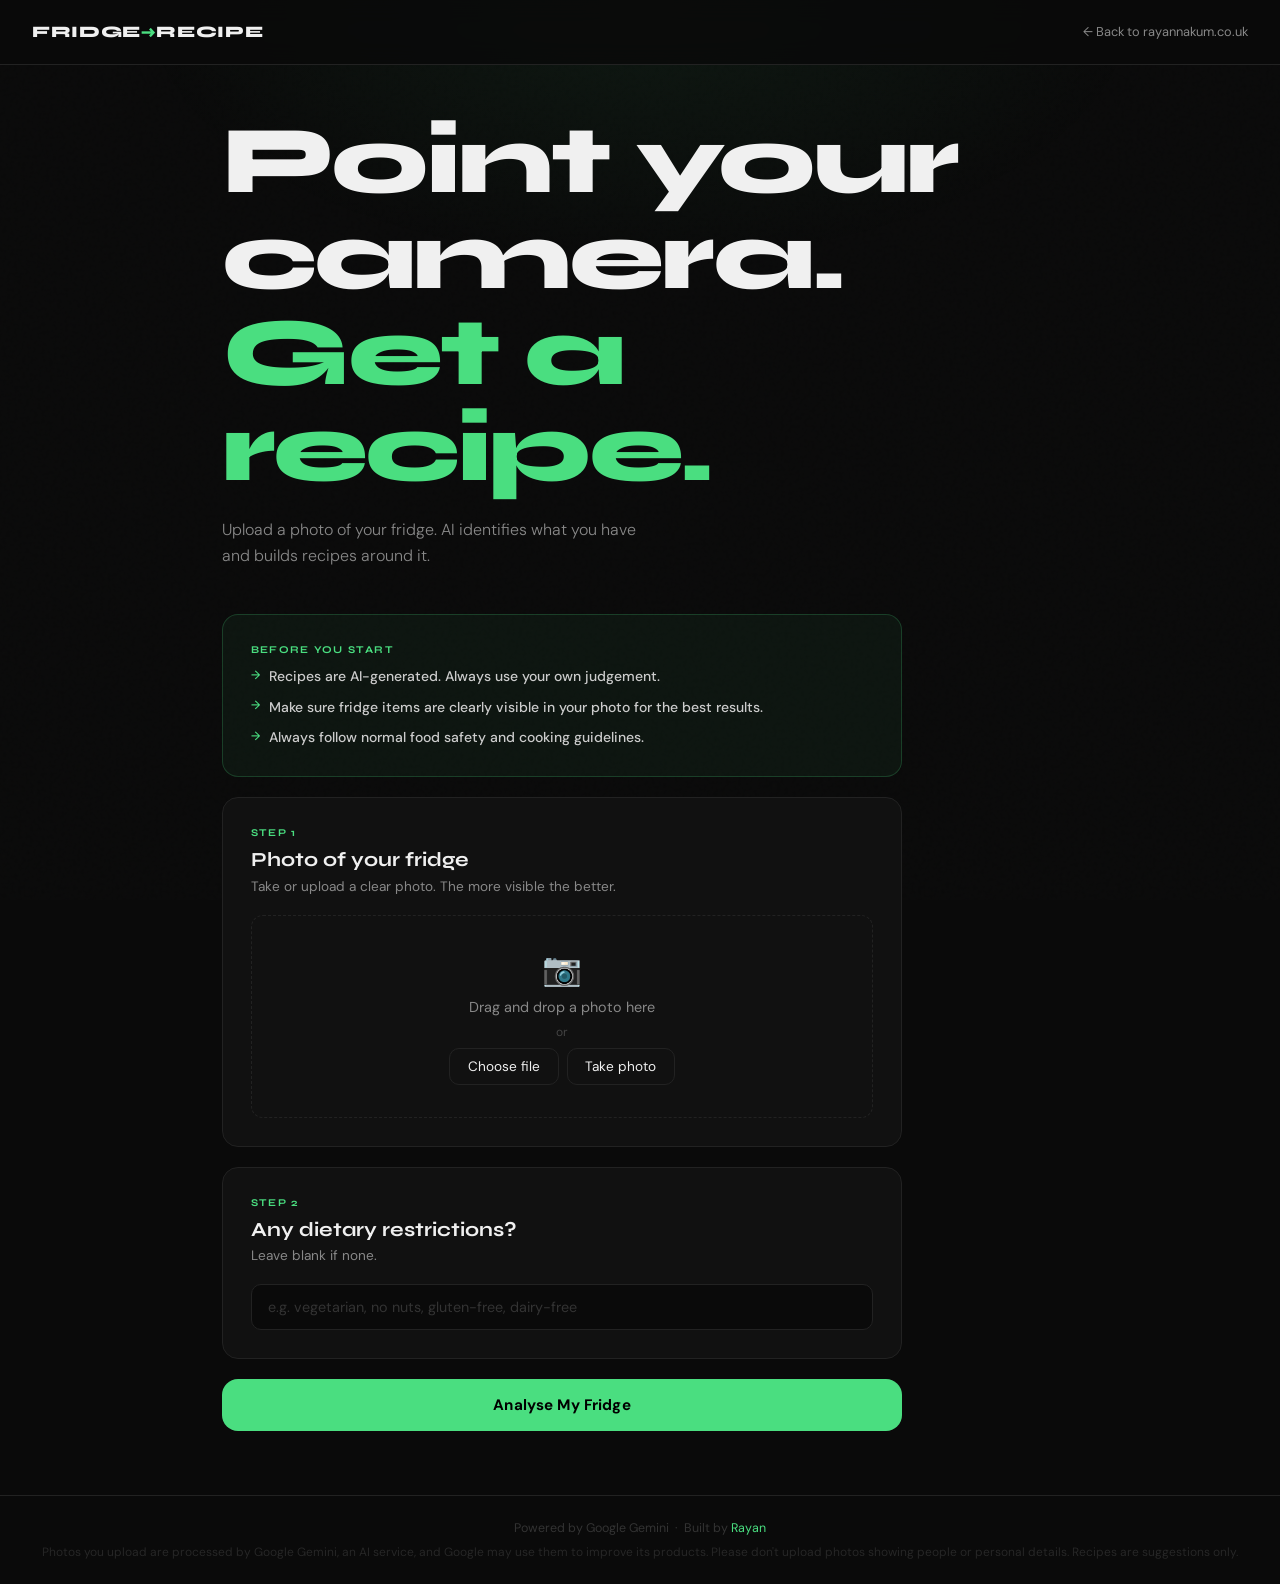
<file: fridge-to-recipe/index.html>
<!DOCTYPE html>
<html lang="en">
<head>
  <meta charset="UTF-8" />
  <meta name="viewport" content="width=device-width, initial-scale=1.0" />
  <title>Fridge to Recipe</title>
  <link rel="stylesheet" href="/fridge-to-recipe/style.css" />
</head>
<body>

  <div class="noise"></div>
  <div class="glow"></div>

  <header>
    <div class="logo">FRIDGE<span>→</span>RECIPE</div>
    <a href="https://www.rayannakum.co.uk" class="back-link">← Back to rayannakum.co.uk</a>
  </header>

  <main>

    <!-- Hero -->
    <div class="hero">
      <h1>Point your camera.<br><span class="green">Get a recipe.</span></h1>
      <p class="hero-sub">Upload a photo of your fridge. AI identifies what you have and builds recipes around it.</p>
    </div>

    <!-- Notice -->
    <div class="card notice-card">
      <p class="notice-label">BEFORE YOU START</p>
      <ul class="notice-list">
        <li>Recipes are AI-generated. Always use your own judgement.</li>
        <li>Make sure fridge items are clearly visible in your photo for the best results.</li>
        <li>Always follow normal food safety and cooking guidelines.</li>
      </ul>
    </div>

    <!-- Step 1: Upload -->
    <section class="card" id="upload-section">
      <p class="step-label">STEP 1</p>
      <h2>Photo of your fridge</h2>
      <p class="sub">Take or upload a clear photo. The more visible the better.</p>

      <div class="drop-zone" id="drop-zone">
        <input type="file" id="file-input" accept="image/*" hidden />
        <input type="file" id="camera-input" accept="image/*" capture="environment" hidden />
        <div class="drop-inner" id="drop-inner">
          <div class="drop-icon">📷</div>
          <p>Drag and drop a photo here</p>
          <p class="or">or</p>
          <div class="upload-btns">
            <button class="btn-outline" onclick="document.getElementById('file-input').click()">Choose file</button>
            <button class="btn-outline" onclick="document.getElementById('camera-input').click()">Take photo</button>
          </div>
        </div>
        <img id="preview" alt="" style="display:none" />
      </div>

      <button class="btn-clear" id="clear-btn" style="display:none" onclick="clearImage()">Remove photo</button>
    </section>

    <!-- Step 2: Dietary restrictions -->
    <section class="card" id="diet-section">
      <p class="step-label">STEP 2</p>
      <h2>Any dietary restrictions?</h2>
      <p class="sub">Leave blank if none.</p>
      <input
        type="text"
        id="diet-input"
        placeholder="e.g. vegetarian, no nuts, gluten-free, dairy-free"
      />
    </section>

    <!-- Analyse button -->
    <button class="btn-primary" id="analyse-btn" disabled onclick="analyse()">
      Analyse My Fridge
    </button>

    <!-- Loading state -->
    <div class="loading" id="loading" style="display:none">
      <div class="spinner"></div>
      <p>Scanning your fridge...</p>
    </div>

    <!-- Results -->
    <section id="results" style="display:none">

      <div class="results-header">
        <h2>What I found</h2>
        <button class="btn-outline small" onclick="reset()">Start over</button>
      </div>

      <div class="ingredients-box">
        <p class="section-label">INGREDIENTS SPOTTED</p>
        <div id="ingredients-list" class="tags"></div>
      </div>

      <p class="section-label" style="margin-top: 2.5rem;">RECIPES FOR YOU</p>
      <div id="recipes-list" class="recipes"></div>

    </section>

  </main>

  <footer>
    <p>Powered by Google Gemini &nbsp;·&nbsp; Built by <a href="https://www.rayannakum.co.uk" target="_blank">Rayan</a></p>
      <p style="font-size: 12px; opacity: 0.7; margin-top: 8px;">Photos you upload are processed by Google Gemini, an AI service, and Google may use them to improve its products. Please don't upload photos showing people or personal details. Recipes are suggestions only.</p>
  </footer>

  <script src="/fridge-to-recipe/script.js"></script>
</body>
</html>
</file>
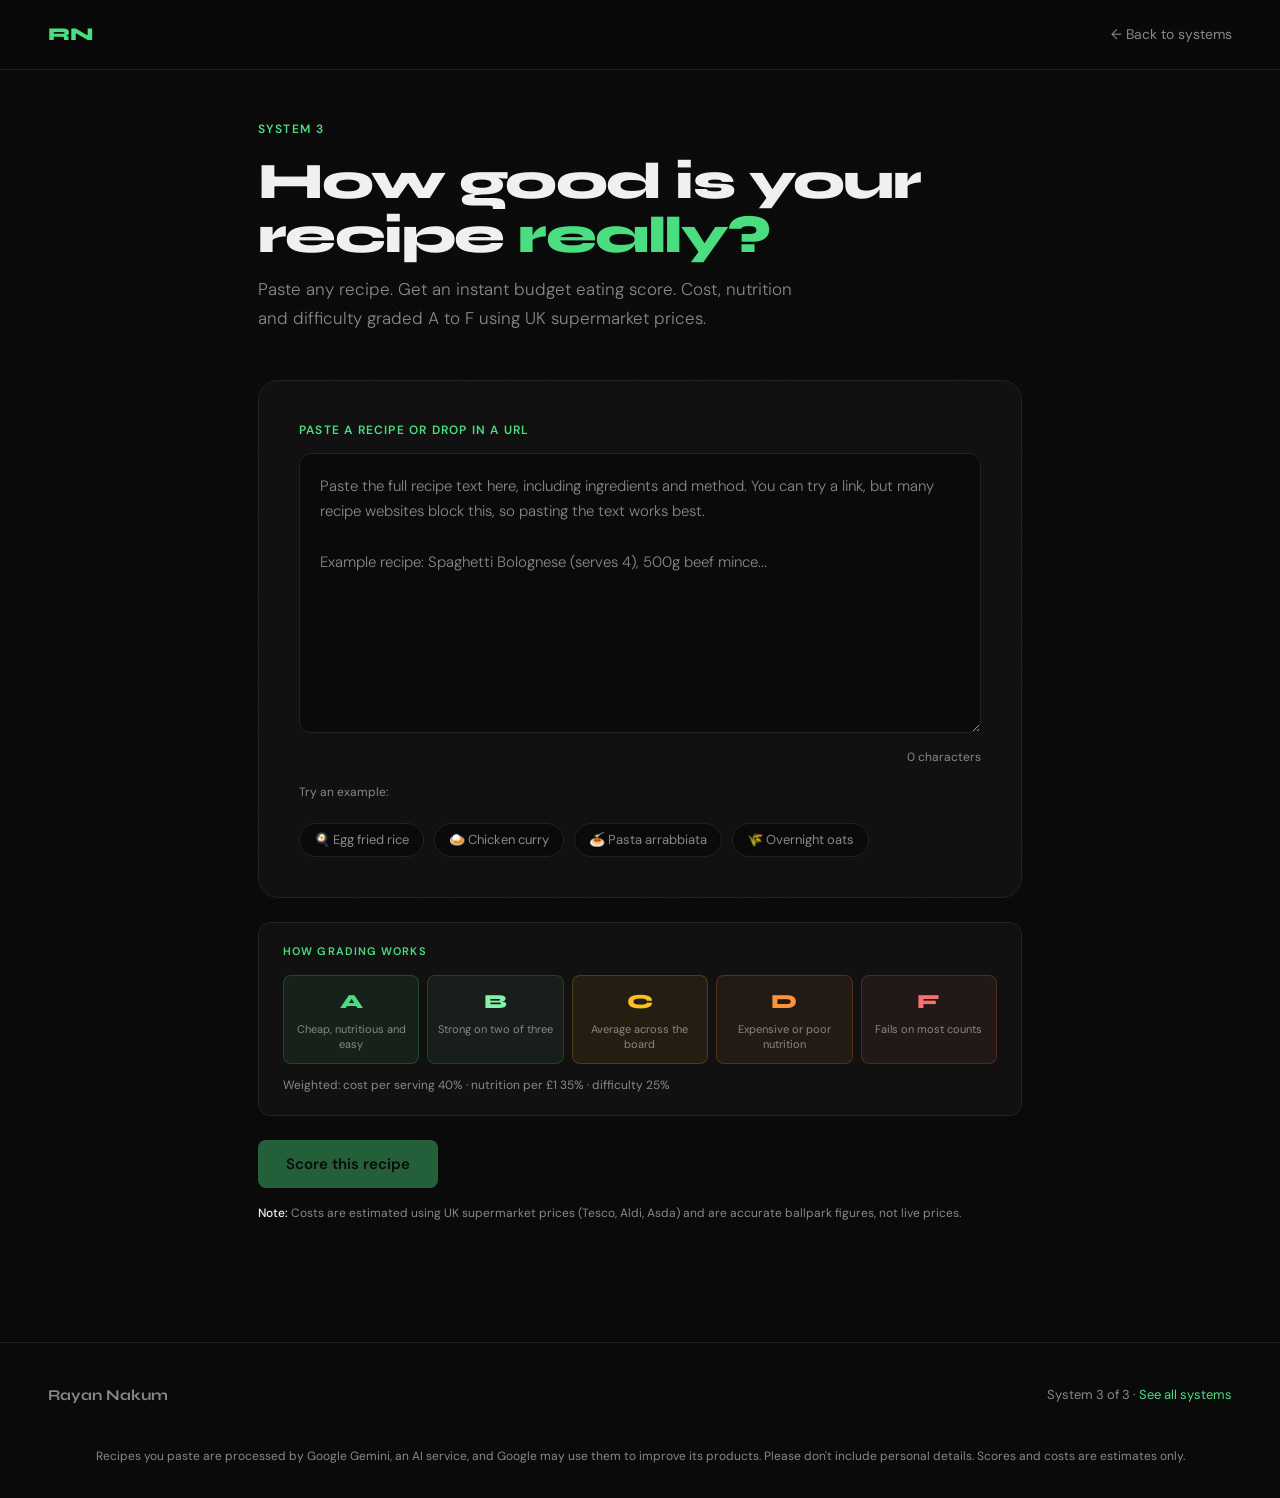
<file: recipe-scorer.html>
<!-- Copyright 2026 Rayan Nakum. rayannakum.co.uk. All rights reserved. -->
<!DOCTYPE html>
<html lang="en">
<head>
  <meta charset="UTF-8" />
  <meta name="viewport" content="width=device-width, initial-scale=1.0" />
  <title>Recipe Budget Scorer | Rayan Nakum</title>
  <meta name="description" content="Paste any recipe. Get an instant budget eating score. Cost per serving, nutrition per pound and difficulty rated and graded A to F." />
  <link href="https://fonts.googleapis.com/css2?family=Syne:wght@400;600;700;800&family=DM+Sans:ital,wght@0,300;0,400;0,500;1,300&display=swap" rel="stylesheet" />
  <style>
    *, *::before, *::after { box-sizing: border-box; margin: 0; padding: 0; }
    :root {
      --bg: #0a0a0a; --bg2: #111111; --bg3: #161616;
      --border: #222222; --green: #4ade80;
      --text: #f0f0f0; --muted: #888888;
      --grade-a: #4ade80; --grade-b: #86efac;
      --grade-c: #fbbf24; --grade-d: #fb923c; --grade-f: #f87171;
    }
    html { scroll-behavior: smooth; }
    body { background: var(--bg); color: var(--text); font-family: 'DM Sans', sans-serif; font-size: 16px; line-height: 1.6; overflow-x: hidden; min-height: 100vh; }
    body::before { content: ''; position: fixed; inset: 0; background-image: url("data:image/svg+xml,%3Csvg viewBox='0 0 256 256' xmlns='http://www.w3.org/2000/svg'%3E%3Cfilter id='noise'%3E%3CfeTurbulence type='fractalNoise' baseFrequency='0.9' numOctaves='4' stitchTiles='stitch'/%3E%3C/filter%3E%3Crect width='100%25' height='100%25' filter='url(%23noise)' opacity='0.03'/%3E%3C/svg%3E"); pointer-events: none; z-index: 0; opacity: 0.4; }

    nav { position: fixed; top: 0; left: 0; right: 0; z-index: 100; padding: 20px 48px; display: flex; justify-content: space-between; align-items: center; background: rgba(10,10,10,0.85); backdrop-filter: blur(12px); border-bottom: 1px solid var(--border); }
    .nav-logo { font-family: 'Syne', sans-serif; font-weight: 800; font-size: 18px; color: var(--green); text-decoration: none; }
    .nav-back { color: var(--muted); text-decoration: none; font-size: 14px; transition: color 0.2s; display: flex; align-items: center; gap: 6px; }
    .nav-back:hover { color: var(--text); }

    .page-wrap { max-width: 860px; margin: 0 auto; padding: 120px 48px 80px; position: relative; z-index: 1; }

    .page-label { font-size: 12px; font-weight: 600; color: var(--green); letter-spacing: 0.12em; text-transform: uppercase; margin-bottom: 16px; }
    .page-title { font-family: 'Syne', sans-serif; font-size: clamp(32px, 4vw, 56px); font-weight: 800; letter-spacing: -0.03em; margin-bottom: 12px; line-height: 1.05; }
    .page-title em { font-style: normal; color: var(--green); }
    .page-sub { color: var(--muted); font-size: 17px; line-height: 1.7; font-weight: 300; margin-bottom: 48px; max-width: 560px; }

    @keyframes fadeUp { from { opacity: 0; transform: translateY(16px); } to { opacity: 1; transform: translateY(0); } }
    @keyframes pulse { 0%, 100% { opacity: 1; } 50% { opacity: 0.3; } }
    @keyframes spin { to { transform: rotate(360deg); } }
    @keyframes gradeReveal { from { transform: scale(0.6) rotate(-8deg); opacity: 0; } to { transform: scale(1) rotate(0deg); opacity: 1; } }
    @keyframes barGrow { from { width: 0; } }

    .step { display: none; }
    .step.active { display: block; animation: fadeUp 0.4s ease forwards; }

    /* INPUT STEP */
    .input-card { background: var(--bg2); border: 1px solid var(--border); border-radius: 20px; padding: 40px; margin-bottom: 24px; }
    .input-label { font-size: 12px; font-weight: 600; color: var(--green); letter-spacing: 0.1em; text-transform: uppercase; margin-bottom: 12px; display: block; }
    .recipe-textarea { width: 100%; background: var(--bg); border: 1px solid var(--border); border-radius: 12px; padding: 20px; color: var(--text); font-family: 'DM Sans', sans-serif; font-size: 15px; line-height: 1.7; resize: vertical; min-height: 280px; outline: none; transition: border-color 0.2s; font-weight: 300; }
    .recipe-textarea::placeholder { color: var(--muted); }
    .recipe-textarea:focus { border-color: rgba(74,222,128,0.4); }
    .char-count { font-size: 12px; color: var(--muted); text-align: right; margin-top: 8px; }

    .example-recipes { display: flex; gap: 10px; flex-wrap: wrap; margin-top: 20px; }
    .example-tag { background: var(--bg); border: 1px solid var(--border); border-radius: 100px; padding: 6px 14px; font-size: 13px; color: var(--muted); cursor: pointer; transition: all 0.2s; }
    .example-tag:hover { border-color: var(--green); color: var(--green); }

    .btn-primary { display: inline-flex; align-items: center; gap: 8px; background: var(--green); color: #0a0a0a; font-weight: 600; font-size: 15px; padding: 14px 28px; border-radius: 8px; border: none; cursor: pointer; transition: all 0.2s; font-family: 'DM Sans', sans-serif; }
    .btn-primary:hover { background: #86efac; transform: translateY(-1px); }
    .btn-primary:disabled { opacity: 0.4; cursor: not-allowed; transform: none; }
    .btn-secondary { display: inline-flex; align-items: center; gap: 8px; background: transparent; color: var(--text); font-weight: 500; font-size: 15px; padding: 14px 28px; border-radius: 8px; border: 1px solid var(--border); transition: all 0.2s; cursor: pointer; font-family: 'DM Sans', sans-serif; }
    .btn-secondary:hover { border-color: var(--green); color: var(--green); }
    .btn-row { display: flex; gap: 12px; margin-top: 24px; flex-wrap: wrap; align-items: center; }

    .disclaimer { font-size: 12px; color: var(--muted); margin-top: 16px; line-height: 1.5; }
    .disclaimer strong { color: var(--text); font-weight: 500; }

    /* LOADING */
    .loading-state { text-align: center; padding: 80px 20px; }
    .loading-spinner { width: 44px; height: 44px; border: 2px solid var(--border); border-top-color: var(--green); border-radius: 50%; animation: spin 0.8s linear infinite; margin: 0 auto 24px; }
    .loading-title { font-family: 'Syne', sans-serif; font-size: 22px; font-weight: 700; margin-bottom: 8px; }
    .loading-sub { color: var(--muted); font-size: 14px; }
    .loading-steps { display: flex; flex-direction: column; gap: 10px; margin-top: 32px; max-width: 320px; margin-left: auto; margin-right: auto; }
    .loading-step { display: flex; align-items: center; gap: 10px; font-size: 13px; color: var(--muted); opacity: 0.4; transition: opacity 0.4s; }
    .loading-step.done { opacity: 1; color: var(--green); }
    .loading-step-dot { width: 6px; height: 6px; border-radius: 50%; background: currentColor; flex-shrink: 0; }

    /* RESULTS */
    .results-header { display: grid; grid-template-columns: 1fr auto; gap: 40px; align-items: start; margin-bottom: 32px; }
    .results-recipe-name { font-family: 'Syne', sans-serif; font-size: clamp(24px, 3vw, 36px); font-weight: 800; letter-spacing: -0.03em; margin-bottom: 8px; }
    .results-summary { color: var(--muted); font-size: 15px; line-height: 1.6; font-weight: 300; max-width: 500px; }

    .grade-circle { width: 120px; height: 120px; border-radius: 50%; display: flex; align-items: center; justify-content: center; flex-shrink: 0; position: relative; animation: gradeReveal 0.6s cubic-bezier(0.34, 1.56, 0.64, 1) forwards; }
    .grade-letter { font-family: 'Syne', sans-serif; font-size: 56px; font-weight: 800; line-height: 1; }
    .grade-a { background: rgba(74,222,128,0.12); border: 2px solid var(--grade-a); }
    .grade-a .grade-letter { color: var(--grade-a); }
    .grade-b { background: rgba(134,239,172,0.1); border: 2px solid var(--grade-b); }
    .grade-b .grade-letter { color: var(--grade-b); }
    .grade-c { background: rgba(251,191,36,0.1); border: 2px solid var(--grade-c); }
    .grade-c .grade-letter { color: var(--grade-c); }
    .grade-d { background: rgba(251,146,60,0.1); border: 2px solid var(--grade-d); }
    .grade-d .grade-letter { color: var(--grade-d); }
    .grade-f { background: rgba(248,113,113,0.1); border: 2px solid var(--grade-f); }
    .grade-f .grade-letter { color: var(--grade-f); }

    .score-cards { display: grid; grid-template-columns: repeat(3, 1fr); gap: 16px; margin-bottom: 24px; }
    .score-card { background: var(--bg2); border: 1px solid var(--border); border-radius: 16px; padding: 28px 24px; }
    .score-card-label { font-size: 11px; font-weight: 600; color: var(--green); letter-spacing: 0.1em; text-transform: uppercase; margin-bottom: 16px; }
    .score-card-value { font-family: 'Syne', sans-serif; font-size: 28px; font-weight: 800; letter-spacing: -0.03em; line-height: 1; margin-bottom: 4px; }
    .score-card-sub { font-size: 13px; color: var(--muted); margin-bottom: 16px; }
    .score-bar-track { height: 4px; background: var(--border); border-radius: 2px; overflow: hidden; }
    .score-bar-fill { height: 100%; border-radius: 2px; animation: barGrow 0.8s ease forwards; }

    .breakdown-card { background: var(--bg2); border: 1px solid var(--border); border-radius: 20px; padding: 36px; margin-bottom: 24px; }
    .breakdown-title { font-family: 'Syne', sans-serif; font-size: 18px; font-weight: 700; letter-spacing: -0.02em; margin-bottom: 24px; }

    .nutrition-grid { display: grid; grid-template-columns: repeat(4, 1fr); gap: 12px; margin-bottom: 24px; }
    .nutrition-stat { background: var(--bg); border: 1px solid var(--border); border-radius: 10px; padding: 16px 12px; text-align: center; }
    .nutrition-value { font-family: 'Syne', sans-serif; font-size: 22px; font-weight: 800; color: var(--green); letter-spacing: -0.02em; }
    .nutrition-label { font-size: 12px; color: var(--muted); margin-top: 2px; }

    .ingredient-list { display: flex; flex-direction: column; gap: 8px; }
    .ingredient-row { display: flex; justify-content: space-between; align-items: center; padding: 10px 0; border-bottom: 1px solid var(--border); font-size: 14px; }
    .ingredient-row:last-child { border-bottom: none; }
    .ingredient-name { color: var(--muted); font-weight: 300; }
    .ingredient-cost { color: var(--text); font-weight: 500; font-family: 'Syne', sans-serif; font-size: 13px; }

    .difficulty-row { display: flex; gap: 12px; flex-wrap: wrap; }
    .difficulty-pill { background: var(--bg); border: 1px solid var(--border); border-radius: 8px; padding: 12px 16px; font-size: 13px; flex: 1; min-width: 120px; }
    .difficulty-pill-label { color: var(--muted); font-size: 11px; text-transform: uppercase; letter-spacing: 0.08em; margin-bottom: 4px; }
    .difficulty-pill-value { font-weight: 600; color: var(--text); }

    .verdict-card { background: rgba(74,222,128,0.04); border: 1px solid rgba(74,222,128,0.15); border-radius: 20px; padding: 36px; margin-bottom: 24px; }
    .verdict-label { font-size: 11px; font-weight: 600; color: var(--green); letter-spacing: 0.1em; text-transform: uppercase; margin-bottom: 12px; }
    .verdict-text { font-size: 16px; line-height: 1.7; color: var(--muted); font-weight: 300; }
    .verdict-text strong { color: var(--text); font-weight: 500; }

    .improvements-list { display: flex; flex-direction: column; gap: 10px; margin-top: 20px; }
    .improvement-item { display: flex; gap: 12px; align-items: flex-start; font-size: 14px; color: var(--muted); line-height: 1.5; font-weight: 300; }
    .improvement-item::before { content: '→'; color: var(--green); flex-shrink: 0; font-weight: 600; margin-top: 1px; }

    .share-card { background: var(--bg2); border: 1px solid var(--border); border-radius: 16px; padding: 28px; margin-bottom: 24px; }
    .share-label { font-size: 11px; font-weight: 600; color: var(--green); letter-spacing: 0.1em; text-transform: uppercase; margin-bottom: 12px; }
    .share-text { background: var(--bg); border: 1px solid var(--border); border-radius: 8px; padding: 16px; font-size: 14px; color: var(--muted); line-height: 1.6; font-weight: 300; margin-bottom: 12px; }
    .copy-btn { background: none; border: 1px solid var(--border); color: var(--muted); font-family: 'DM Sans', sans-serif; font-size: 13px; padding: 8px 16px; border-radius: 6px; cursor: pointer; transition: all 0.2s; }
    .copy-btn:hover { border-color: var(--green); color: var(--green); }

    footer { padding: 40px 48px; display: flex; justify-content: space-between; align-items: center; border-top: 1px solid var(--border); position: relative; z-index: 1; margin-top: 40px; }
    .footer-name { font-family: 'Syne', sans-serif; font-weight: 700; font-size: 15px; color: var(--muted); }
    .footer-note { font-size: 13px; color: var(--muted); }
    .footer-note a { color: var(--green); text-decoration: none; }

    @media (max-width: 700px) {
      nav { padding: 16px 24px; }
      .page-wrap { padding: 100px 24px 60px; }
      .results-header { grid-template-columns: 1fr; }
      .grade-circle { width: 90px; height: 90px; }
      .grade-letter { font-size: 40px; }
      .score-cards { grid-template-columns: 1fr; }
      .nutrition-grid { grid-template-columns: 1fr 1fr; }
      footer { flex-direction: column; gap: 12px; text-align: center; padding: 32px 24px; }
    }
  </style>
</head>
<body>

  <nav>
    <a href="https://www.rayannakum.co.uk" class="nav-logo">RN</a>
    <a href="https://www.rayannakum.co.uk/#systems" class="nav-back">← Back to systems</a>
  </nav>

  <div class="page-wrap">
    <div class="page-label">System 3</div>
    <h1 class="page-title">How good is your recipe <em>really?</em></h1>
    <p class="page-sub">Paste any recipe. Get an instant budget eating score. Cost, nutrition and difficulty graded A to F using UK supermarket prices.</p>

    <!-- STEP 1: INPUT -->
    <div class="step active" id="step-input">
      <div class="input-card">
<label class="input-label" for="recipeInput">Paste a recipe or drop in a URL</label>
<textarea class="recipe-textarea" id="recipeInput" placeholder="Paste the full recipe text here, including ingredients and method. You can try a link, but many recipe websites block this, so pasting the text works best.

Example recipe: Spaghetti Bolognese (serves 4), 500g beef mince..."></textarea>
        <div class="char-count" id="charCount">0 characters</div>
        <div style="margin-top: 16px;">
          <div style="font-size: 12px; color: var(--muted); margin-bottom: 10px;">Try an example:</div>
          <div class="example-recipes">
            <div class="example-tag" data-recipe="egg-fried-rice">🍳 Egg fried rice</div>
            <div class="example-tag" data-recipe="chicken-curry">🍛 Chicken curry</div>
            <div class="example-tag" data-recipe="pasta-arrabbiata">🍝 Pasta arrabbiata</div>
            <div class="example-tag" data-recipe="overnight-oats">🌾 Overnight oats</div>
          </div>
        </div>
      </div>
     <div style="background: var(--bg2); border: 1px solid var(--border); border-radius: 12px; padding: 20px 24px; margin-bottom: 24px;">
  <div style="font-size: 11px; font-weight: 600; color: var(--green); letter-spacing: 0.1em; text-transform: uppercase; margin-bottom: 14px;">How grading works</div>
  <div style="display: grid; grid-template-columns: repeat(5, 1fr); gap: 8px;">
    <div style="text-align: center; padding: 10px 6px; background: rgba(74,222,128,0.08); border: 1px solid rgba(74,222,128,0.2); border-radius: 8px;">
      <div style="font-family: Syne, sans-serif; font-size: 20px; font-weight: 800; color: #4ade80;">A</div>
      <div style="font-size: 11px; color: var(--muted); margin-top: 4px; line-height: 1.4;">Cheap, nutritious and easy</div>
    </div>
    <div style="text-align: center; padding: 10px 6px; background: rgba(134,239,172,0.06); border: 1px solid rgba(134,239,172,0.15); border-radius: 8px;">
      <div style="font-family: Syne, sans-serif; font-size: 20px; font-weight: 800; color: #86efac;">B</div>
      <div style="font-size: 11px; color: var(--muted); margin-top: 4px; line-height: 1.4;">Strong on two of three</div>
    </div>
    <div style="text-align: center; padding: 10px 6px; background: rgba(251,191,36,0.08); border: 1px solid rgba(251,191,36,0.2); border-radius: 8px;">
      <div style="font-family: Syne, sans-serif; font-size: 20px; font-weight: 800; color: #fbbf24;">C</div>
      <div style="font-size: 11px; color: var(--muted); margin-top: 4px; line-height: 1.4;">Average across the board</div>
    </div>
    <div style="text-align: center; padding: 10px 6px; background: rgba(251,146,60,0.08); border: 1px solid rgba(251,146,60,0.2); border-radius: 8px;">
      <div style="font-family: Syne, sans-serif; font-size: 20px; font-weight: 800; color: #fb923c;">D</div>
      <div style="font-size: 11px; color: var(--muted); margin-top: 4px; line-height: 1.4;">Expensive or poor nutrition</div>
    </div>
    <div style="text-align: center; padding: 10px 6px; background: rgba(248,113,113,0.08); border: 1px solid rgba(248,113,113,0.2); border-radius: 8px;">
      <div style="font-family: Syne, sans-serif; font-size: 20px; font-weight: 800; color: #f87171;">F</div>
      <div style="font-size: 11px; color: var(--muted); margin-top: 4px; line-height: 1.4;">Fails on most counts</div>
    </div>
  </div>
  <div style="font-size: 12px; color: var(--muted); margin-top: 12px;">Weighted: cost per serving 40% · nutrition per £1 35% · difficulty 25%</div>
</div>
<div class="btn-row">
  <button class="btn-primary" id="scoreBtn" disabled>Score this recipe</button>
</div>
      <p class="disclaimer"><strong>Note:</strong> Costs are estimated using UK supermarket prices (Tesco, Aldi, Asda) and are accurate ballpark figures, not live prices.</p>
    </div>

    <!-- STEP 2: LOADING -->
    <div class="step" id="step-loading">
      <div class="loading-state">
        <div class="loading-spinner"></div>
        <div class="loading-title">Scoring your recipe</div>
        <div class="loading-sub">This takes about 10 seconds</div>
        <div class="loading-steps">
          <div class="loading-step" id="ls1"><span class="loading-step-dot"></span>Reading ingredients and method</div>
          <div class="loading-step" id="ls2"><span class="loading-step-dot"></span>Pricing up at UK supermarkets</div>
          <div class="loading-step" id="ls3"><span class="loading-step-dot"></span>Calculating nutrition per £1</div>
          <div class="loading-step" id="ls4"><span class="loading-step-dot"></span>Judging difficulty</div>
          <div class="loading-step" id="ls5"><span class="loading-step-dot"></span>Writing your verdict</div>
        </div>
      </div>
    </div>

    <!-- STEP 3: RESULTS -->
    <div class="step" id="step-results">

      <div class="results-header">
        <div>
          <div class="page-label">Your result</div>
          <div class="results-recipe-name" id="resRecipeName"></div>
          <p class="results-summary" id="resSummary"></p>
        </div>
        <div class="grade-circle" id="gradeCircle">
          <span class="grade-letter" id="gradeLetter"></span>
        </div>
      </div>

      <div class="score-cards">
        <div class="score-card">
          <div class="score-card-label">Cost per serving</div>
          <div class="score-card-value" id="resCostPerServing"></div>
          <div class="score-card-sub" id="resTotalCost"></div>
          <div class="score-bar-track"><div class="score-bar-fill" id="costBar" style="background: var(--green);"></div></div>
        </div>
        <div class="score-card">
          <div class="score-card-label">Nutrition per £1</div>
          <div class="score-card-value" id="resProteinPerGbp"></div>
          <div class="score-card-sub">protein per pound spent</div>
          <div class="score-bar-track"><div class="score-bar-fill" id="nutritionBar" style="background: var(--green);"></div></div>
        </div>
        <div class="score-card">
          <div class="score-card-label">Difficulty</div>
          <div class="score-card-value" id="resDifficulty"></div>
          <div class="score-card-sub" id="resDifficultyTime"></div>
          <div class="score-bar-track"><div class="score-bar-fill" id="difficultyBar" style="background: var(--green);"></div></div>
        </div>
      </div>

      <div class="breakdown-card">
        <div class="breakdown-title">Nutrition breakdown</div>
        <div class="nutrition-grid">
          <div class="nutrition-stat">
            <div class="nutrition-value" id="resCalories"></div>
            <div class="nutrition-label">Calories</div>
          </div>
          <div class="nutrition-stat">
            <div class="nutrition-value" id="resProtein"></div>
            <div class="nutrition-label">Protein</div>
          </div>
          <div class="nutrition-stat">
            <div class="nutrition-value" id="resCarbs"></div>
            <div class="nutrition-label">Carbs</div>
          </div>
          <div class="nutrition-stat">
            <div class="nutrition-value" id="resFat"></div>
            <div class="nutrition-label">Fat</div>
          </div>
        </div>
        <div class="breakdown-title" style="margin-top: 24px;">Ingredient costs</div>
        <div class="ingredient-list" id="ingredientList"></div>
      </div>

      <div class="breakdown-card">
        <div class="breakdown-title">Difficulty breakdown</div>
        <div class="difficulty-row" id="difficultyRow"></div>
      </div>

      <div class="verdict-card">
        <div class="verdict-label">The verdict</div>
        <div class="verdict-text" id="verdictText"></div>
        <div class="improvements-list" id="improvementsList"></div>
      </div>

      <div class="share-card">
        <div class="share-label">Share your score</div>
        <div class="share-text" id="shareText"></div>
        <button class="copy-btn" id="copyBtn">Copy to clipboard</button>
      </div>

      <div class="btn-row">
        <button class="btn-primary" id="scoreAnotherBtn">Score another recipe</button>
      </div>

    </div>

  </div>

  <footer>
    <span class="footer-name">Rayan Nakum</span>
    <span class="footer-note">System 3 of 3 · <a href="https://www.rayannakum.co.uk/#systems">See all systems</a></span>
  </footer>
    <p style="position: relative; z-index: 1; text-align: center; font-size: 12px; color: var(--muted); padding: 0 24px 32px; margin: 0;">Recipes you paste are processed by Google Gemini, an AI service, and Google may use them to improve its products. Please don't include personal details. Scores and costs are estimates only.</p>

  <script>
    const EXAMPLE_RECIPES = {
      'egg-fried-rice': `Egg Fried Rice (serves 2)

Ingredients:
200g cooked long grain rice (leftover works best)
3 large eggs
1 tbsp vegetable oil
2 spring onions, sliced
2 tbsp soy sauce
1 tsp sesame oil
Pinch of white pepper

Method:
Heat oil in a wok over high heat. Add the rice and stir fry for 2 minutes. Push to the side, scramble the eggs in the pan, then mix together. Add soy sauce, sesame oil, spring onions and pepper. Toss everything together for 1 more minute and serve immediately.`,

      'chicken-curry': `Easy Chicken Curry (serves 4)

Ingredients:
600g chicken thighs, diced
1 large onion, diced
3 garlic cloves, minced
1 thumb ginger, grated
400g tin chopped tomatoes
400ml tin coconut milk
2 tbsp curry powder
1 tsp turmeric
1 tbsp vegetable oil
Salt to taste
Rice to serve

Method:
Fry onion in oil for 8 minutes until soft. Add garlic and ginger, cook 2 minutes. Add curry powder and turmeric, stir for 1 minute. Add chicken and brown all over. Pour in tomatoes and coconut milk. Simmer 25 minutes until chicken is cooked through. Serve with rice.`,

      'pasta-arrabbiata': `Pasta Arrabbiata (serves 2)

Ingredients:
200g penne pasta
400g tin chopped tomatoes
3 garlic cloves, sliced
1 tsp dried chilli flakes
2 tbsp olive oil
Small bunch fresh parsley
Salt and pepper

Method:
Cook pasta according to packet instructions. Meanwhile fry garlic in olive oil for 2 minutes, add chilli flakes for 30 seconds. Add tomatoes and simmer 10 minutes. Season well. Drain pasta, toss with sauce and top with parsley.`,

      'overnight-oats': `Overnight Oats (serves 1)

Ingredients:
80g rolled oats
200ml semi-skimmed milk
1 tbsp honey
1 tbsp peanut butter
1 banana, sliced
Small handful blueberries

Method:
Mix oats, milk and honey in a jar or bowl. Stir well, cover and refrigerate overnight. In the morning, top with peanut butter, banana and blueberries. Eat cold or microwave for 90 seconds.`
    };

    const textarea = document.getElementById('recipeInput');
    const scoreBtn = document.getElementById('scoreBtn');
    const charCount = document.getElementById('charCount');

    textarea.addEventListener('input', () => {
      const len = textarea.value.length;
      charCount.textContent = len + ' characters';
      scoreBtn.disabled = len < 50;
    });

    document.querySelectorAll('.example-tag').forEach(tag => {
      tag.addEventListener('click', () => {
        const recipe = EXAMPLE_RECIPES[tag.dataset.recipe];
        if (recipe) {
          textarea.value = recipe;
          textarea.dispatchEvent(new Event('input'));
        }
      });
    });

    function showStep(id) {
      document.querySelectorAll('.step').forEach(s => s.classList.remove('active'));
      document.getElementById(id).classList.add('active');
      window.scrollTo({ top: 0, behavior: 'smooth' });
    }

   async function callClaude(userMessage, systemPrompt) {
  const res = await fetch('/api/score', {
    method: 'POST',
    headers: { 'Content-Type': 'application/json' },
    body: JSON.stringify({
      recipe: userMessage
    })
  });
  const data = await res.json();
  if (!res.ok) throw new Error(data.error || 'Something went wrong scoring your recipe. Please try again.');
  return JSON.stringify(data);
}
    function parseJSON(raw) {
  try {
    const clean = raw.replace(/```json|```/g, '').trim();
    return JSON.parse(clean);
  } catch (e) {
    console.log('Raw Claude response:', raw);
    console.log('Parse error:', e);
    return null;
  }
}
    function animateLoadingSteps() {
      const steps = ['ls1', 'ls2', 'ls3', 'ls4', 'ls5'];
      steps.forEach((id, i) => {
        setTimeout(() => {
          document.getElementById(id).classList.add('done');
        }, i * 1800);
      });
    }

    scoreBtn.addEventListener('click', async () => {
      const recipe = textarea.value.trim();
      if (recipe.length < 50) return;

      showStep('step-loading');
      animateLoadingSteps();

     try {
  let recipeContent = recipe;

  if (recipe.startsWith('http://') || recipe.startsWith('https://')) {
    try {
      const proxyUrl = 'https://api.allorigins.win/get?url=' + encodeURIComponent(recipe);
      const response = await fetch(proxyUrl);
      const data = await response.json();
      const parser = new DOMParser();
      const doc = parser.parseFromString(data.contents, 'text/html');
      doc.querySelectorAll('script, style, nav, footer, header, aside').forEach(el => el.remove());
      const text = doc.body.innerText.slice(0, 4000).trim();
      if (!text || text.length < 100) throw new Error('Blocked');
      recipeContent = text;
    } catch {
      showStep('step-input');
      const existing = document.getElementById('url-error-msg');
      if (!existing) {
        const msg = document.createElement('div');
        msg.id = 'url-error-msg';
        msg.style.cssText = 'background: rgba(251,191,36,0.08); border: 1px solid rgba(251,191,36,0.2); border-radius: 10px; padding: 14px 18px; font-size: 14px; color: #fbbf24; margin-bottom: 16px; line-height: 1.6;';
        msg.innerHTML = '⚠️ That website blocked the request so the recipe could not be fetched. Try copying the recipe text from the page and pasting it in directly instead.';
        const inputCard = document.querySelector('.input-card');
        inputCard.insertAdjacentElement('afterend', msg);
      }
      return;
    }
  }

  const raw = await callClaude(`Please score this recipe:\n\n${recipeContent}`);
        const data = parseJSON(raw);
        if (!data) throw new Error('Parse failed');
        renderResults(data);
        showStep('step-results');
      } catch (err) {
        alert(err.message && err.message !== 'Parse failed' ? err.message : 'Something went wrong scoring your recipe. Please try again.');
        showStep('step-input');
      }
    });

    function getGradeColor(grade) {
      return { A: 'var(--grade-a)', B: 'var(--grade-b)', C: 'var(--grade-c)', D: 'var(--grade-d)', F: 'var(--grade-f)' }[grade] || 'var(--green)';
    }

    function renderResults(d) {
      document.getElementById('resRecipeName').textContent = d.recipe_name;
      document.getElementById('resSummary').textContent = d.summary;

      const gradeCircle = document.getElementById('gradeCircle');
      gradeCircle.className = 'grade-circle grade-' + d.overall_grade.toLowerCase();
      document.getElementById('gradeLetter').textContent = d.overall_grade;

      document.getElementById('resCostPerServing').textContent = '£' + d.cost_per_serving_gbp.toFixed(2);
      document.getElementById('resTotalCost').textContent = 'Total recipe: £' + d.total_cost_gbp.toFixed(2);
      document.getElementById('resProteinPerGbp').textContent = d.protein_per_gbp_g + 'g';
      document.getElementById('resDifficulty').textContent = d.difficulty_label;
      document.getElementById('resDifficultyTime').textContent = d.time_minutes + ' mins';

      const color = getGradeColor(d.overall_grade);
      setTimeout(() => {
        document.getElementById('costBar').style.width = d.cost_score + '%';
        document.getElementById('nutritionBar').style.width = d.nutrition_score + '%';
        document.getElementById('difficultyBar').style.width = d.difficulty_score + '%';
        document.getElementById('costBar').style.background = color;
        document.getElementById('nutritionBar').style.background = color;
        document.getElementById('difficultyBar').style.background = color;
      }, 200);

      document.getElementById('resCalories').textContent = d.calories_total;
      document.getElementById('resProtein').textContent = d.protein_g_total + 'g';
      document.getElementById('resCarbs').textContent = d.carbs_g_total + 'g';
      document.getElementById('resFat').textContent = d.fat_g_total + 'g';

      const ingList = document.getElementById('ingredientList');
      ingList.innerHTML = d.ingredients.map(ing => `
        <div class="ingredient-row">
          <span class="ingredient-name">${ing.name}</span>
          <span class="ingredient-cost">~£${ing.estimated_cost_gbp.toFixed(2)}</span>
        </div>
      `).join('');

      document.getElementById('difficultyRow').innerHTML = `
        <div class="difficulty-pill">
          <div class="difficulty-pill-label">Skill level</div>
          <div class="difficulty-pill-value">${d.skill_level}</div>
        </div>
        <div class="difficulty-pill">
          <div class="difficulty-pill-label">Time needed</div>
          <div class="difficulty-pill-value">${d.time_minutes} minutes</div>
        </div>
        <div class="difficulty-pill">
          <div class="difficulty-pill-label">Number of steps</div>
          <div class="difficulty-pill-value">${d.step_count} steps</div>
        </div>
      `;

      document.getElementById('verdictText').textContent = d.verdict;
      document.getElementById('improvementsList').innerHTML = d.improvements.map(imp =>
        `<div class="improvement-item">${imp}</div>`
      ).join('');

      document.getElementById('shareText').textContent = d.share_text;
    }

    document.getElementById('copyBtn').addEventListener('click', () => {
      const text = document.getElementById('shareText').textContent;
      navigator.clipboard.writeText(text).then(() => {
        const btn = document.getElementById('copyBtn');
        btn.textContent = 'Copied!';
        setTimeout(() => btn.textContent = 'Copy to clipboard', 2000);
      });
    });

    document.getElementById('scoreAnotherBtn').addEventListener('click', () => {
      textarea.value = '';
      charCount.textContent = '0 characters';
      scoreBtn.disabled = true;
      showStep('step-input');
    });
  </script>
</body>
</html>
</file>
<file: fridge-to-recipe/style.css>
@import url('https://fonts.googleapis.com/css2?family=Syne:wght@400;600;700;800&family=DM+Sans:ital,wght@0,300;0,400;0,500;1,300&display=swap');

*, *::before, *::after { box-sizing: border-box; margin: 0; padding: 0; }

:root {
  --bg: #0a0a0a;
  --bg2: #111111;
  --bg3: #161616;
  --border: #222222;
  --green: #4ade80;
  --green-dim: rgba(74, 222, 128, 0.08);
  --text: #f0f0f0;
  --muted: #888888;
  --radius: 16px;
}

body {
  background: var(--bg);
  color: var(--text);
  font-family: 'DM Sans', system-ui, sans-serif;
  font-weight: 400;
  min-height: 100vh;
  display: flex;
  flex-direction: column;
  overflow-x: hidden;
}

/* ── Background effects ── */
.noise {
  position: fixed;
  inset: 0;
  background-image: url("data:image/svg+xml,%3Csvg viewBox='0 0 256 256' xmlns='http://www.w3.org/2000/svg'%3E%3Cfilter id='noise'%3E%3CfeTurbulence type='fractalNoise' baseFrequency='0.9' numOctaves='4' stitchTiles='stitch'/%3E%3C/filter%3E%3Crect width='100%25' height='100%25' filter='url(%23noise)' opacity='0.04'/%3E%3C/svg%3E");
  pointer-events: none;
  z-index: 0;
  opacity: 0.4;
}

.glow {
  position: fixed;
  top: -30vh;
  left: 50%;
  transform: translateX(-50%);
  width: 80vw;
  height: 60vh;
  background: radial-gradient(ellipse, rgba(74, 222, 128, 0.07) 0%, transparent 70%);
  pointer-events: none;
  z-index: 0;
}

header, main, footer, .notice-card { position: relative; z-index: 1; }

/* ── Header ── */
header {
  padding: 1.4rem 2rem;
  border-bottom: 1px solid var(--border);
  display: flex;
  align-items: center;
  justify-content: space-between;
  backdrop-filter: blur(12px);
  -webkit-backdrop-filter: blur(12px);
  position: sticky;
  top: 0;
  z-index: 100;
  background: rgba(10, 10, 10, 0.85);
}

.logo {
  font-family: 'Syne', sans-serif;
  font-size: 1rem;
  font-weight: 800;
  letter-spacing: 0.04em;
}

.logo span { color: var(--green); }

.back-link {
  font-size: 0.8rem;
  color: var(--muted);
  text-decoration: none;
  transition: color 0.2s;
}

.back-link:hover { color: var(--green); }

/* ── Main ── */
main {
  flex: 1;
  width: 100%;
  max-width: 900px;
  margin: 0 auto;
  padding: 0 2rem 4rem;
  display: flex;
  flex-direction: column;
  gap: 1.25rem;
}

.hero {
  max-width: 100%;
}

.card,
.btn-primary,
.loading,
#results {
  max-width: 680px;
  width: 100%;
}

/* ── Animations ── */
@keyframes fadeUp {
  from { opacity: 0; transform: translateY(16px); }
  to   { opacity: 1; transform: translateY(0); }
}

.card, .btn-primary, .notice-card {
  animation: fadeUp 0.5s ease both;
}

.card:nth-child(2) { animation-delay: 0.05s; }
.card:nth-child(3) { animation-delay: 0.1s; }
.btn-primary       { animation-delay: 0.15s; }

/* ── Hero ── */
.hero {
  padding: 3rem 0 1.5rem;
  animation: fadeUp 0.5s ease both;
}

.hero h1 {
  font-family: 'Syne', sans-serif;
  font-size: clamp(3.5rem, 9vw, 6rem);
  font-weight: 800;
  line-height: 1.0;
  letter-spacing: -0.03em;
  margin-bottom: 1.25rem;
}

.green { color: var(--green); }

.hero-sub {
  font-size: 1rem;
  color: var(--muted);
  font-weight: 300;
  max-width: 420px;
  line-height: 1.65;
}

/* ── Notice card ── */
.notice-card {
  border-color: rgba(74, 222, 128, 0.2) !important;
  background: rgba(74, 222, 128, 0.05) !important;
}

.notice-label {
  font-family: 'Syne', sans-serif;
  font-size: 0.65rem;
  font-weight: 700;
  letter-spacing: 0.12em;
  color: var(--green);
  margin-bottom: 0.6rem;
}

.notice-list {
  list-style: none;
  display: flex;
  flex-direction: column;
  gap: 0.5rem;
}

.notice-list li {
  font-size: 0.875rem;
  font-weight: 500;
  color: #ccc;
  line-height: 1.6;
  padding-left: 1.1rem;
  position: relative;
}

.notice-list li::before {
  content: '→';
  position: absolute;
  left: 0;
  color: var(--green);
  font-size: 0.75rem;
  top: 0.05rem;
}

/* ── Cards ── */
.card {
  background: var(--bg2);
  border: 1px solid var(--border);
  border-radius: var(--radius);
  padding: 1.75rem;
}

.step-label {
  font-family: 'Syne', sans-serif;
  font-size: 0.65rem;
  font-weight: 700;
  letter-spacing: 0.12em;
  color: var(--green);
  margin-bottom: 0.5rem;
}

.card h2 {
  font-family: 'Syne', sans-serif;
  font-size: 1.25rem;
  font-weight: 700;
  margin-bottom: 0.35rem;
}

.sub {
  font-size: 0.85rem;
  color: var(--muted);
  margin-bottom: 1.25rem;
}

/* ── Drop zone ── */
.drop-zone {
  border: 1.5px dashed var(--border);
  border-radius: 12px;
  min-height: 180px;
  display: flex;
  align-items: center;
  justify-content: center;
  transition: border-color 0.2s, background 0.2s;
  overflow: hidden;
  cursor: pointer;
}

.drop-zone.drag-over {
  border-color: var(--green);
  background: var(--green-dim);
}

.drop-zone.has-image {
  border-style: solid;
  border-color: var(--green);
  min-height: unset;
}

.drop-inner {
  text-align: center;
  padding: 2rem;
  display: flex;
  flex-direction: column;
  align-items: center;
  gap: 0.5rem;
}

.drop-icon { font-size: 2rem; }
.drop-inner p { font-size: 0.9rem; color: var(--muted); }
.or { font-size: 0.75rem !important; color: #444 !important; }

.upload-btns {
  display: flex;
  gap: 0.5rem;
  flex-wrap: wrap;
  justify-content: center;
}

#preview {
  width: 100%;
  max-height: 340px;
  object-fit: cover;
  border-radius: 14px;
  display: block;
}

.btn-clear {
  background: none;
  border: none;
  color: var(--muted);
  font-family: 'DM Sans', sans-serif;
  font-size: 0.8rem;
  cursor: pointer;
  margin-top: 0.5rem;
  text-decoration: underline;
}

.btn-clear:hover { color: #f87171; }

/* ── Diet input ── */
#diet-input {
  width: 100%;
  background: var(--bg);
  border: 1px solid var(--border);
  border-radius: 10px;
  padding: 0.8rem 1rem;
  color: var(--text);
  font-family: 'DM Sans', sans-serif;
  font-size: 0.9rem;
  outline: none;
  transition: border-color 0.2s;
}

#diet-input:focus { border-color: var(--green); }
#diet-input::placeholder { color: #333; }

/* ── Buttons ── */
.btn-primary {
  background: var(--green);
  color: #000;
  font-family: 'DM Sans', sans-serif;
  font-weight: 700;
  font-size: 0.95rem;
  letter-spacing: 0.01em;
  border: none;
  border-radius: var(--radius);
  padding: 1rem 2rem;
  cursor: pointer;
  width: 100%;
  transition: opacity 0.2s, transform 0.15s;
}

.btn-primary:hover:not(:disabled) { opacity: 0.85; transform: translateY(-2px); }
.btn-primary:disabled { opacity: 0.2; cursor: not-allowed; }

.btn-outline {
  background: none;
  border: 1px solid var(--border);
  color: var(--text);
  font-family: 'DM Sans', sans-serif;
  font-size: 0.85rem;
  border-radius: 10px;
  padding: 0.55rem 1.1rem;
  cursor: pointer;
  transition: border-color 0.2s, color 0.2s;
}

.btn-outline:hover { border-color: var(--green); color: var(--green); }
.btn-outline.small { font-size: 0.78rem; padding: 0.4rem 0.85rem; }

/* ── Loading ── */
.loading {
  flex-direction: column;
  align-items: center;
  gap: 1rem;
  padding: 2rem;
  color: var(--muted);
  font-size: 0.9rem;
}

.spinner {
  width: 32px;
  height: 32px;
  border: 2.5px solid var(--border);
  border-top-color: var(--green);
  border-radius: 50%;
  animation: spin 0.8s linear infinite;
}

@keyframes spin { to { transform: rotate(360deg); } }

/* ── Results ── */
.results-header {
  display: flex;
  align-items: center;
  justify-content: space-between;
  margin-bottom: 1.25rem;
}

.results-header h2 {
  font-family: 'Syne', sans-serif;
  font-size: 1.25rem;
  font-weight: 700;
}

.section-label {
  font-family: 'Syne', sans-serif;
  font-size: 0.65rem;
  font-weight: 700;
  letter-spacing: 0.12em;
  color: var(--green);
  margin-bottom: 0.75rem;
}

.ingredients-box {
  background: var(--bg2);
  border: 1px solid var(--border);
  border-radius: var(--radius);
  padding: 1.25rem 1.5rem;
}

.tags { display: flex; flex-wrap: wrap; gap: 0.5rem; }

.tag {
  background: var(--green-dim);
  border: 1px solid rgba(74, 222, 128, 0.18);
  color: var(--green);
  font-size: 0.8rem;
  padding: 0.3rem 0.75rem;
  border-radius: 99px;
}

/* ── Recipe cards ── */
.recipes { display: flex; flex-direction: column; gap: 1rem; }

.recipe-card {
  background: var(--bg2);
  border: 1px solid var(--border);
  border-radius: var(--radius);
  overflow: hidden;
  transition: border-color 0.2s;
}

.recipe-card:hover { border-color: #333; }

.recipe-header {
  padding: 1.25rem 1.5rem;
  display: flex;
  align-items: center;
  justify-content: space-between;
  cursor: pointer;
  user-select: none;
  transition: background 0.15s;
}

.recipe-header:hover { background: var(--bg3); }
.recipe-title-row { display: flex; flex-direction: column; gap: 0.3rem; }

.recipe-name {
  font-family: 'Syne', sans-serif;
  font-weight: 700;
  font-size: 1rem;
}

.recipe-meta { display: flex; gap: 0.75rem; font-size: 0.78rem; color: var(--muted); }

.match-badge {
  font-family: 'Syne', sans-serif;
  font-size: 0.72rem;
  font-weight: 800;
  color: #000;
  background: var(--green);
  padding: 0.25rem 0.65rem;
  border-radius: 99px;
  white-space: nowrap;
}

.chevron {
  color: var(--muted);
  font-size: 0.8rem;
  transition: transform 0.25s;
  margin-left: 1rem;
  flex-shrink: 0;
}

.recipe-card.open .chevron { transform: rotate(180deg); }

.recipe-body {
  display: none;
  padding: 0 1.5rem 1.5rem;
  border-top: 1px solid var(--border);
}

.recipe-card.open .recipe-body { display: block; }

.missing-row { margin: 1rem 0 0.75rem; font-size: 0.82rem; color: var(--muted); }
.missing-row span { color: #f87171; }

.steps-list {
  list-style: none;
  display: flex;
  flex-direction: column;
  gap: 0.75rem;
  margin-top: 1rem;
}

.steps-list li { display: flex; gap: 0.85rem; font-size: 0.88rem; line-height: 1.6; }

.step-num {
  flex-shrink: 0;
  width: 22px;
  height: 22px;
  border-radius: 50%;
  background: var(--green);
  color: #000;
  font-family: 'Syne', sans-serif;
  font-size: 0.7rem;
  font-weight: 800;
  display: flex;
  align-items: center;
  justify-content: center;
  margin-top: 0.15rem;
}

/* ── Footer ── */
footer {
  position: relative;
  z-index: 1;
  text-align: center;
  padding: 1.5rem;
  font-size: 0.78rem;
  color: #333;
  border-top: 1px solid var(--border);
}

footer a { color: var(--green); text-decoration: none; }
footer a:hover { text-decoration: underline; }

/* ── Responsive ── */
@media (max-width: 480px) {
  main { padding: 1.5rem 1rem 3rem; }
  .card { padding: 1.25rem; }
  header { padding: 1rem; }
}
</file>
